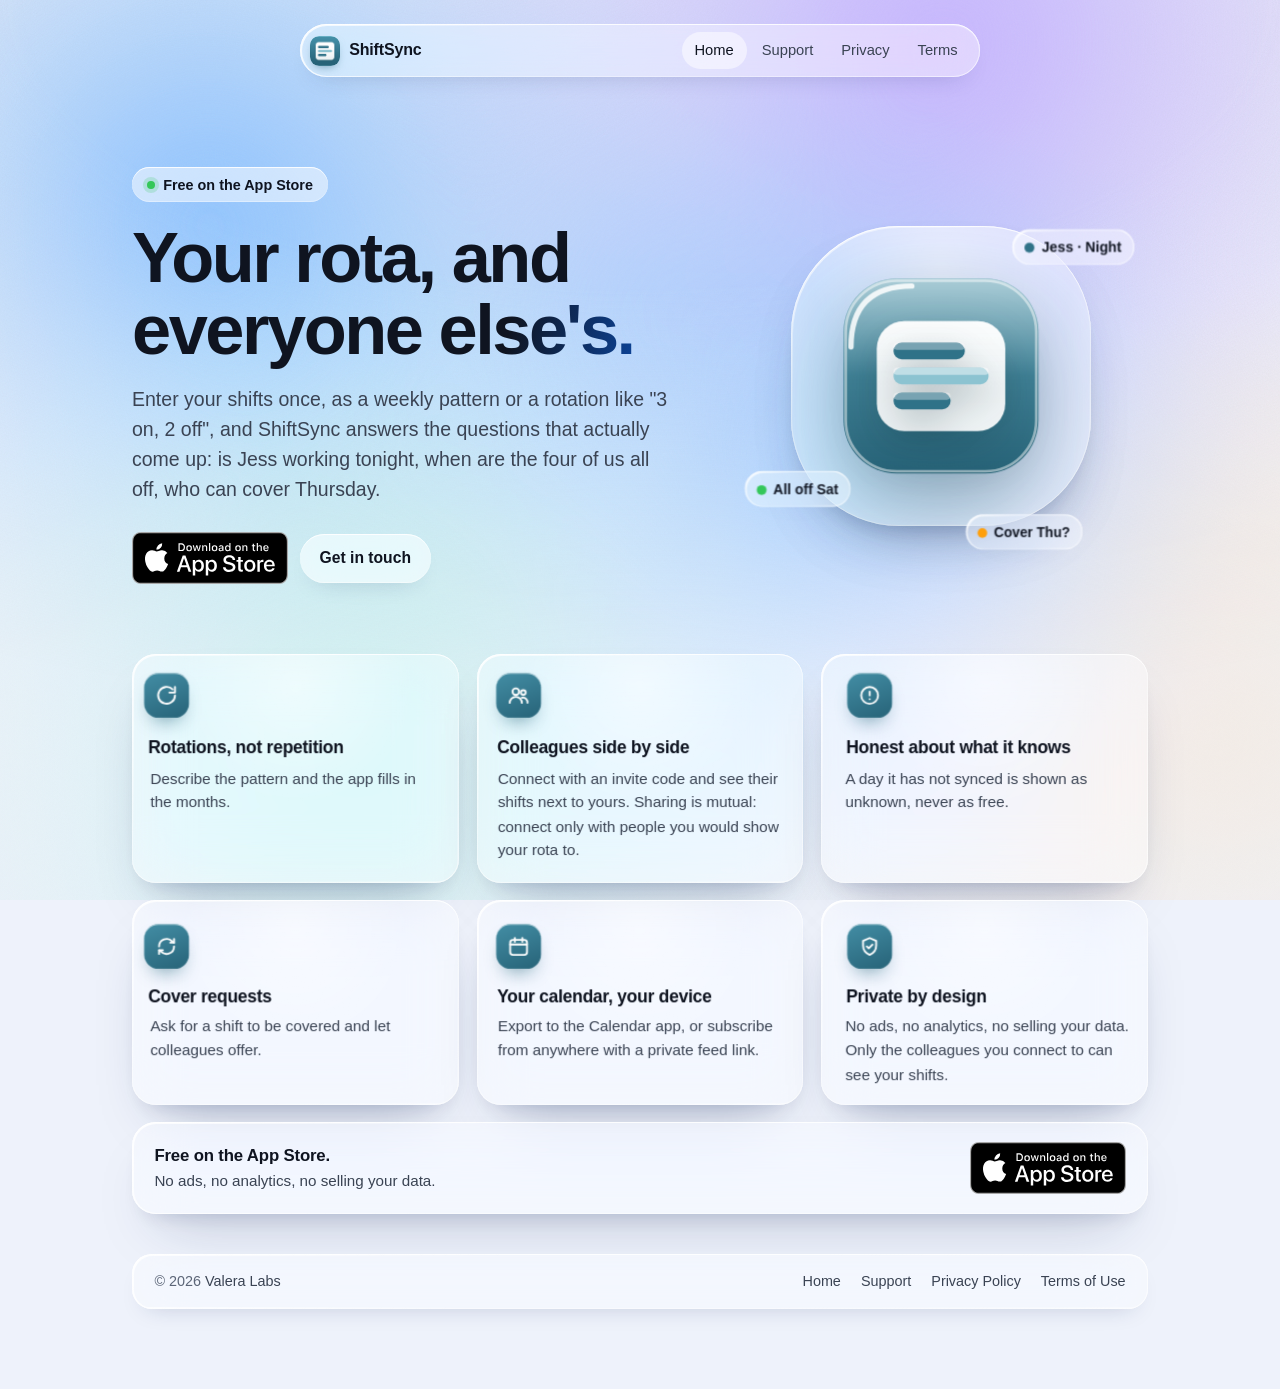
<file: index.html>
<!DOCTYPE html>
<html lang="en">
<head>
    <meta charset="UTF-8">
    <meta name="viewport" content="width=device-width, initial-scale=1.0, viewport-fit=cover">
    <title>ShiftSync - Shift calendar for nurses</title>
    <meta name="description" content="ShiftSync is a calendar for nurses and shift workers: enter your rotation once, see who is working tonight, and find when you are all off.">
    <link rel="icon" href="favicon.png">
    <link rel="apple-touch-icon" href="apple-touch-icon.png">
    <link rel="stylesheet" href="_glass.css">
    <link rel="canonical" href="https://shiftsync.valeralabs.io/">
    <meta name="theme-color" content="#eef2fb" media="(prefers-color-scheme: light)">
    <meta name="theme-color" content="#07090f" media="(prefers-color-scheme: dark)">
    <meta property="og:type" content="website">
    <meta property="og:title" content="ShiftSync - Shift calendar for nurses">
    <meta property="og:description" content="Enter your rotation once, see who is working tonight, and find when you are all off.">
    <meta property="og:image" content="https://shiftsync.valeralabs.io/appicon.png">
    <meta property="og:url" content="https://shiftsync.valeralabs.io/">
    <!-- Moved to shiftsync.valeralabs.io; the GitHub Pages copy only forwards there. -->
    <script>if(location.hostname.endsWith('github.io'))location.replace('https://shiftsync.valeralabs.io/'+location.pathname.replace(/^\/shiftsync-support\/?/,''))</script>
    <style>
        /* hero */
        .hero {
            display: grid;
            grid-template-columns: 1.15fr 0.85fr;
            gap: 2.5rem;
            align-items: center;
            padding: clamp(3rem, 10vh, 6.5rem) 0 clamp(2.5rem, 6vh, 4rem);
        }
        @media (max-width: 820px) { .hero { grid-template-columns: 1fr; text-align: center; gap: 2rem; } .hero .pill { margin-left: auto; margin-right: auto; } .hero-visual { order: -1; } }
        .hero h1 {
            font-size: clamp(2.5rem, 6.4vw, 4.4rem);
            font-weight: 700;
            letter-spacing: -0.035em;
            line-height: 1.02;
            margin: 1.25rem 0 1.1rem;
        }
        .hero h1 .shine {
            background: linear-gradient(100deg, var(--text) 0%, var(--text) 40%, var(--accent) 60%, var(--text) 80%);
            background-size: 200% 100%;
            -webkit-background-clip: text; background-clip: text;
            color: transparent;
            animation: shine 7s ease-in-out infinite;
        }
        @keyframes shine { 0%, 100% { background-position: 100% 0; } 50% { background-position: 0 0; } }
        .lede { font-size: clamp(1.05rem, 2vw, 1.22rem); color: var(--body); max-width: 50ch; }
        @media (max-width: 820px) { .lede { margin: 0 auto; } }
        .cta-row { display: flex; flex-wrap: wrap; gap: 0.75rem; margin-top: 1.75rem; align-items: center; }
        @media (max-width: 820px) { .cta-row { justify-content: center; } }
        .app-store-badge { display: inline-block; transition: transform 0.2s ease; }
        .app-store-badge:hover { transform: translateY(-1px) scale(1.02); }
        .app-store-badge img { display: block; height: 52px; width: auto; }
        .btn {
            display: inline-flex; align-items: center; gap: 0.5rem;
            padding: 0.75rem 1.25rem; border-radius: 999px;
            font-weight: 600; font-size: 0.98rem; color: var(--text);
            background: var(--glass-strong);
            -webkit-backdrop-filter: blur(20px) saturate(180%); backdrop-filter: blur(20px) saturate(180%);
            box-shadow: inset 0 1px 0 var(--glass-edge), inset 0 -1px 0 var(--glass-edge-soft), var(--glass-shadow);
            transition: transform 0.2s ease, background 0.2s ease;
        }
        .btn:hover { text-decoration: none; transform: translateY(-1px); }
        .btn svg { width: 18px; height: 18px; }

        /* 3D glass icon */
        .hero-visual { display: flex; justify-content: center; perspective: 1200px; }
        .stage {
            position: relative;
            width: min(300px, 70vw); aspect-ratio: 1;
            transform-style: preserve-3d;
            transform: rotateX(var(--rx, 0deg)) rotateY(var(--ry, 0deg));
            transition: transform 0.6s cubic-bezier(0.2, 0.8, 0.2, 1);
            --mx: 50%; --my: 30%;
        }
        .stage.is-hover { transition: transform 0.08s linear; }
        .stage .glass-layer { position: absolute; inset: 0; border-radius: 36%; transform: translateZ(0); overflow: hidden; }
        .stage .glass-layer::after {
            content: ""; position: absolute; inset: -40%;
            background: radial-gradient(circle at var(--mx) var(--my), var(--specular) 0%, transparent 28%);
            opacity: 0.55; mix-blend-mode: soft-light; transition: opacity 0.3s ease;
        }
        .stage.is-hover .glass-layer::after { opacity: 0.95; }
        .icon { position: absolute; inset: 14%; transform-style: preserve-3d; animation: float 6s ease-in-out infinite; }
        .icon svg { position: absolute; inset: 0; width: 100%; height: 100%; overflow: visible; }
        .icon .l0 { transform: translateZ(30px); filter: drop-shadow(0 30px 40px rgba(10, 40, 50, 0.35)); }
        .icon .l1 { transform: translateZ(70px); filter: drop-shadow(0 16px 22px rgba(10, 40, 50, 0.22)); }
        .icon .l2 { transform: translateZ(110px); filter: drop-shadow(0 12px 16px rgba(10, 40, 50, 0.28)); }
        .icon .l3 { transform: translateZ(135px); pointer-events: none; }
        @media (prefers-color-scheme: dark) {
            .icon .l0 { filter: drop-shadow(0 30px 44px rgba(0, 0, 0, 0.65)); }
            .icon .l1 { filter: drop-shadow(0 16px 22px rgba(0, 0, 0, 0.5)); }
            .icon .l2 { filter: drop-shadow(0 12px 16px rgba(0, 0, 0, 0.5)); }
        }
        @keyframes float { 0%, 100% { transform: translateY(0) rotateZ(0deg); } 50% { transform: translateY(-8px) rotateZ(-1.5deg); } }
        /* small orbiting glass chips around the icon */
        .chip {
            position: absolute; padding: 0.4rem 0.7rem; border-radius: 999px;
            font-size: 0.8rem; font-weight: 600; color: var(--text); white-space: nowrap;
            transform: translateZ(var(--z, 90px));
        }
        .chip.a { top: 6%; right: -8%; --z: 120px; }
        .chip.b { bottom: 10%; left: -10%; --z: 100px; }
        .chip.c { bottom: -4%; right: 6%; --z: 80px; }
        .chip .sw { display: inline-block; width: 9px; height: 9px; border-radius: 50%; margin-right: 0.4rem; vertical-align: -1px; }
        /* the app's AccentColor: light and dark variants */
        .chip .sw.teal { background: #2f7288; }
        @media (prefers-color-scheme: dark) { .chip .sw.teal { background: #598ea0; } }

        /* features */
        .features { display: grid; grid-template-columns: repeat(auto-fit, minmax(250px, 1fr)); gap: 1.1rem; perspective: 1400px; margin-top: 1rem; }
        .feature {
            position: relative; border-radius: 24px; padding: 1.4rem 1.4rem 1.3rem;
            transform-style: preserve-3d;
            transform: rotateX(var(--rx, 0deg)) rotateY(var(--ry, 0deg));
            transition: transform 0.6s cubic-bezier(0.2, 0.8, 0.2, 1);
            --mx: 50%; --my: 30%;
        }
        .feature.is-hover { transition: transform 0.08s linear; }
        .feature .glass-layer { position: absolute; inset: 0; border-radius: inherit; transform: translateZ(0); overflow: hidden; }
        .feature .glass-layer::after {
            content: ""; position: absolute; inset: -40%;
            background: radial-gradient(circle at var(--mx) var(--my), var(--specular) 0%, transparent 28%);
            opacity: 0.5; mix-blend-mode: soft-light; transition: opacity 0.3s ease;
        }
        .feature.is-hover .glass-layer::after { opacity: 0.95; }
        .feature > * { position: relative; }
        .feature .sym {
            width: 44px; height: 44px; border-radius: 14px; display: grid; place-items: center;
            background: linear-gradient(160deg, #448fa6, #286479); color: #fff;
            box-shadow: inset 0 1px 0 rgba(255,255,255,0.55), 0 10px 20px -10px rgba(40,100,121,0.8);
            transform: translateZ(28px);
        }
        .feature .sym svg { width: 22px; height: 22px; }
        .feature h3 { font-size: 1.08rem; font-weight: 650; letter-spacing: -0.015em; margin: 0.95rem 0 0.3rem; transform: translateZ(18px); }
        .feature p { color: var(--body); font-size: 0.95rem; transform: translateZ(12px); }

        /* trust row */
        .trust { margin-top: 1.1rem; padding: 1.25rem 1.4rem; border-radius: 24px; display: flex; flex-wrap: wrap; align-items: center; justify-content: space-between; gap: 0.75rem 1.5rem; }
        .trust strong { display: block; font-size: 1.05rem; letter-spacing: -0.01em; }
        .trust span { color: var(--body); font-size: 0.95rem; }

        .foot { max-width: none; }

        @media (prefers-reduced-motion: reduce) { .icon, .hero h1 .shine { animation: none; } .stage, .feature, .btn, .app-store-badge { transition: none; } }
    </style>
</head>
<body>
    <div class="bg" aria-hidden="true">
        <canvas id="bg"></canvas>
        <div class="grain"></div>
        <div class="vignette"></div>
    </div>

    <div class="page">
        <nav class="nav glass" aria-label="Primary">
            <a class="brand" href="index.html"><img src="appicon.png" alt=""><span>ShiftSync</span></a>
            <div class="nav-links">
                <a href="index.html" aria-current="page">Home</a>
                <a href="support.html">Support</a>
                <a href="privacy.html">Privacy</a>
                <a href="terms.html">Terms</a>
            </div>
        </nav>

        <header class="hero">
            <div class="hero-text">
                <span class="pill"><span class="dot" aria-hidden="true"></span>Free on the App Store</span>
                <h1>Your rota, <span class="shine">and everyone else's.</span></h1>
                <p class="lede">Enter your shifts once, as a weekly pattern or a rotation like "3 on, 2 off", and ShiftSync answers the questions that actually come up: is Jess working tonight, when are the four of us all off, who can cover Thursday.</p>
                <div class="cta-row">
                    <a href="https://apps.apple.com/us/app/shiftsync-nurse-shifts/id6808297730" class="app-store-badge" aria-label="Download ShiftSync on the App Store">
                        <img src="app-store-badge.svg" alt="Download on the App Store" width="156" height="52">
                    </a>
                    <a class="btn" href="support.html">Get in touch</a>
                </div>
            </div>
            <div class="hero-visual">
                <div class="stage" data-tilt="16">
                    <div class="glass-layer glass"></div>
                    <div class="icon" aria-hidden="true">
                        <svg class="l0" viewBox="0 0 100 100">
                            <defs>
                                <linearGradient id="ss-tile" x1="0" y1="0" x2="0" y2="1"><stop offset="0" stop-color="#448fa6"/><stop offset="1" stop-color="#286479"/></linearGradient>
                                <linearGradient id="gloss" x1="0" y1="0" x2="0" y2="1"><stop offset="0" stop-color="#fff" stop-opacity="0.55"/><stop offset="0.5" stop-color="#fff" stop-opacity="0.05"/><stop offset="1" stop-color="#fff" stop-opacity="0"/></linearGradient>
                            </defs>
                            <rect x="6" y="6" width="88" height="88" rx="24" fill="url(#ss-tile)"/>
                            <rect x="6" y="6" width="88" height="88" rx="24" fill="url(#gloss)"/>
                            <rect x="7" y="7" width="86" height="86" rx="23" fill="none" stroke="#fff" stroke-opacity="0.5" stroke-width="1.2"/>
                        </svg>
                        <svg class="l1" viewBox="0 0 100 100">
                            <rect x="22" y="26" width="56" height="48" rx="12" fill="#fff" fill-opacity="0.92"/>
                            <rect x="22" y="26" width="56" height="48" rx="12" fill="url(#gloss)"/>
                        </svg>
                        <svg class="l2" viewBox="0 0 100 100">
                            <rect x="30" y="36" width="30" height="7" rx="3.5" fill="#2f7288"/>
                            <rect x="30" y="46.5" width="40" height="7" rx="3.5" fill="#8cc3d1"/>
                            <rect x="30" y="57" width="24" height="7" rx="3.5" fill="#2f7288"/>
                            <rect x="30" y="36" width="30" height="3" rx="1.5" fill="#fff" fill-opacity="0.35"/>
                            <rect x="30" y="46.5" width="40" height="3" rx="1.5" fill="#fff" fill-opacity="0.45"/>
                            <rect x="30" y="57" width="24" height="3" rx="1.5" fill="#fff" fill-opacity="0.35"/>
                        </svg>
                        <svg class="l3" viewBox="0 0 100 100">
                            <path d="M13 38 Q 13 13, 38 13" fill="none" stroke="#fff" stroke-opacity="0.85" stroke-width="2.2" stroke-linecap="round"/>
                        </svg>
                    </div>
                    <span class="chip glass a" aria-hidden="true"><span class="sw teal"></span>Jess &middot; Night</span>
                    <span class="chip glass b" aria-hidden="true"><span class="sw" style="background:#34c759"></span>All off Sat</span>
                    <span class="chip glass c" aria-hidden="true"><span class="sw" style="background:#ff9f0a"></span>Cover Thu?</span>
                </div>
            </div>
        </header>

        <section class="features" aria-label="Features">
            <div class="feature" data-tilt="10">
                <div class="glass-layer glass"></div>
                <div class="sym" aria-hidden="true"><svg viewBox="0 0 24 24" fill="none" stroke="currentColor" stroke-width="2" stroke-linecap="round" stroke-linejoin="round"><path d="M21 12a9 9 0 1 1-2.6-6.4"/><path d="M21 3v6h-6"/></svg></div>
                <h3>Rotations, not repetition</h3>
                <p>Describe the pattern and the app fills in the months.</p>
            </div>
            <div class="feature" data-tilt="10">
                <div class="glass-layer glass"></div>
                <div class="sym" aria-hidden="true"><svg viewBox="0 0 24 24" fill="none" stroke="currentColor" stroke-width="2" stroke-linecap="round" stroke-linejoin="round"><circle cx="9" cy="8" r="3.5"/><path d="M2.5 20a6.5 6.5 0 0 1 13 0"/><circle cx="17" cy="9" r="2.5"/><path d="M15.5 14.5a5 5 0 0 1 6 5.5"/></svg></div>
                <h3>Colleagues side by side</h3>
                <p>Connect with an invite code and see their shifts next to yours. Sharing is mutual: connect only with people you would show your rota to.</p>
            </div>
            <div class="feature" data-tilt="10">
                <div class="glass-layer glass"></div>
                <div class="sym" aria-hidden="true"><svg viewBox="0 0 24 24" fill="none" stroke="currentColor" stroke-width="2" stroke-linecap="round" stroke-linejoin="round"><circle cx="12" cy="12" r="9"/><path d="M12 8v4M12 16h.01"/></svg></div>
                <h3>Honest about what it knows</h3>
                <p>A day it has not synced is shown as unknown, never as free.</p>
            </div>
            <div class="feature" data-tilt="10">
                <div class="glass-layer glass"></div>
                <div class="sym" aria-hidden="true"><svg viewBox="0 0 24 24" fill="none" stroke="currentColor" stroke-width="2" stroke-linecap="round" stroke-linejoin="round"><path d="M4 12a8 8 0 0 1 14-5.3L20 8"/><path d="M20 4v4h-4"/><path d="M20 12a8 8 0 0 1-14 5.3L4 16"/><path d="M4 20v-4h4"/></svg></div>
                <h3>Cover requests</h3>
                <p>Ask for a shift to be covered and let colleagues offer.</p>
            </div>
            <div class="feature" data-tilt="10">
                <div class="glass-layer glass"></div>
                <div class="sym" aria-hidden="true"><svg viewBox="0 0 24 24" fill="none" stroke="currentColor" stroke-width="2" stroke-linecap="round" stroke-linejoin="round"><rect x="3" y="5" width="18" height="16" rx="3"/><path d="M3 10h18M8 3v4M16 3v4"/></svg></div>
                <h3>Your calendar, your device</h3>
                <p>Export to the Calendar app, or subscribe from anywhere with a private feed link.</p>
            </div>
            <div class="feature" data-tilt="10">
                <div class="glass-layer glass"></div>
                <div class="sym" aria-hidden="true"><svg viewBox="0 0 24 24" fill="none" stroke="currentColor" stroke-width="2" stroke-linecap="round" stroke-linejoin="round"><path d="M12 3l7 3v5c0 5-3.5 8.5-7 10-3.5-1.5-7-5-7-10V6z"/><path d="M9 12l2 2 4-4"/></svg></div>
                <h3>Private by design</h3>
                <p>No ads, no analytics, no selling your data. Only the colleagues you connect to can see your shifts.</p>
            </div>
        </section>

        <div class="trust glass">
            <div><strong>Free on the App Store.</strong><span>No ads, no analytics, no selling your data.</span></div>
            <a href="https://apps.apple.com/us/app/shiftsync-nurse-shifts/id6808297730" class="app-store-badge" aria-label="Download ShiftSync on the App Store">
                <img src="app-store-badge.svg" alt="Download on the App Store" width="156" height="52">
            </a>
        </div>

        <footer class="foot glass">
            <span>&copy; 2026 <a href="https://valeralabs.io/">Valera Labs</a></span>
            <span class="links">
                <a href="index.html">Home</a>
                <a href="support.html">Support</a>
                <a href="privacy.html">Privacy Policy</a>
                <a href="terms.html">Terms of Use</a>
            </span>
        </footer>
    </div>

    <script src="_glass.js"></script>
</body>
</html>
</file>
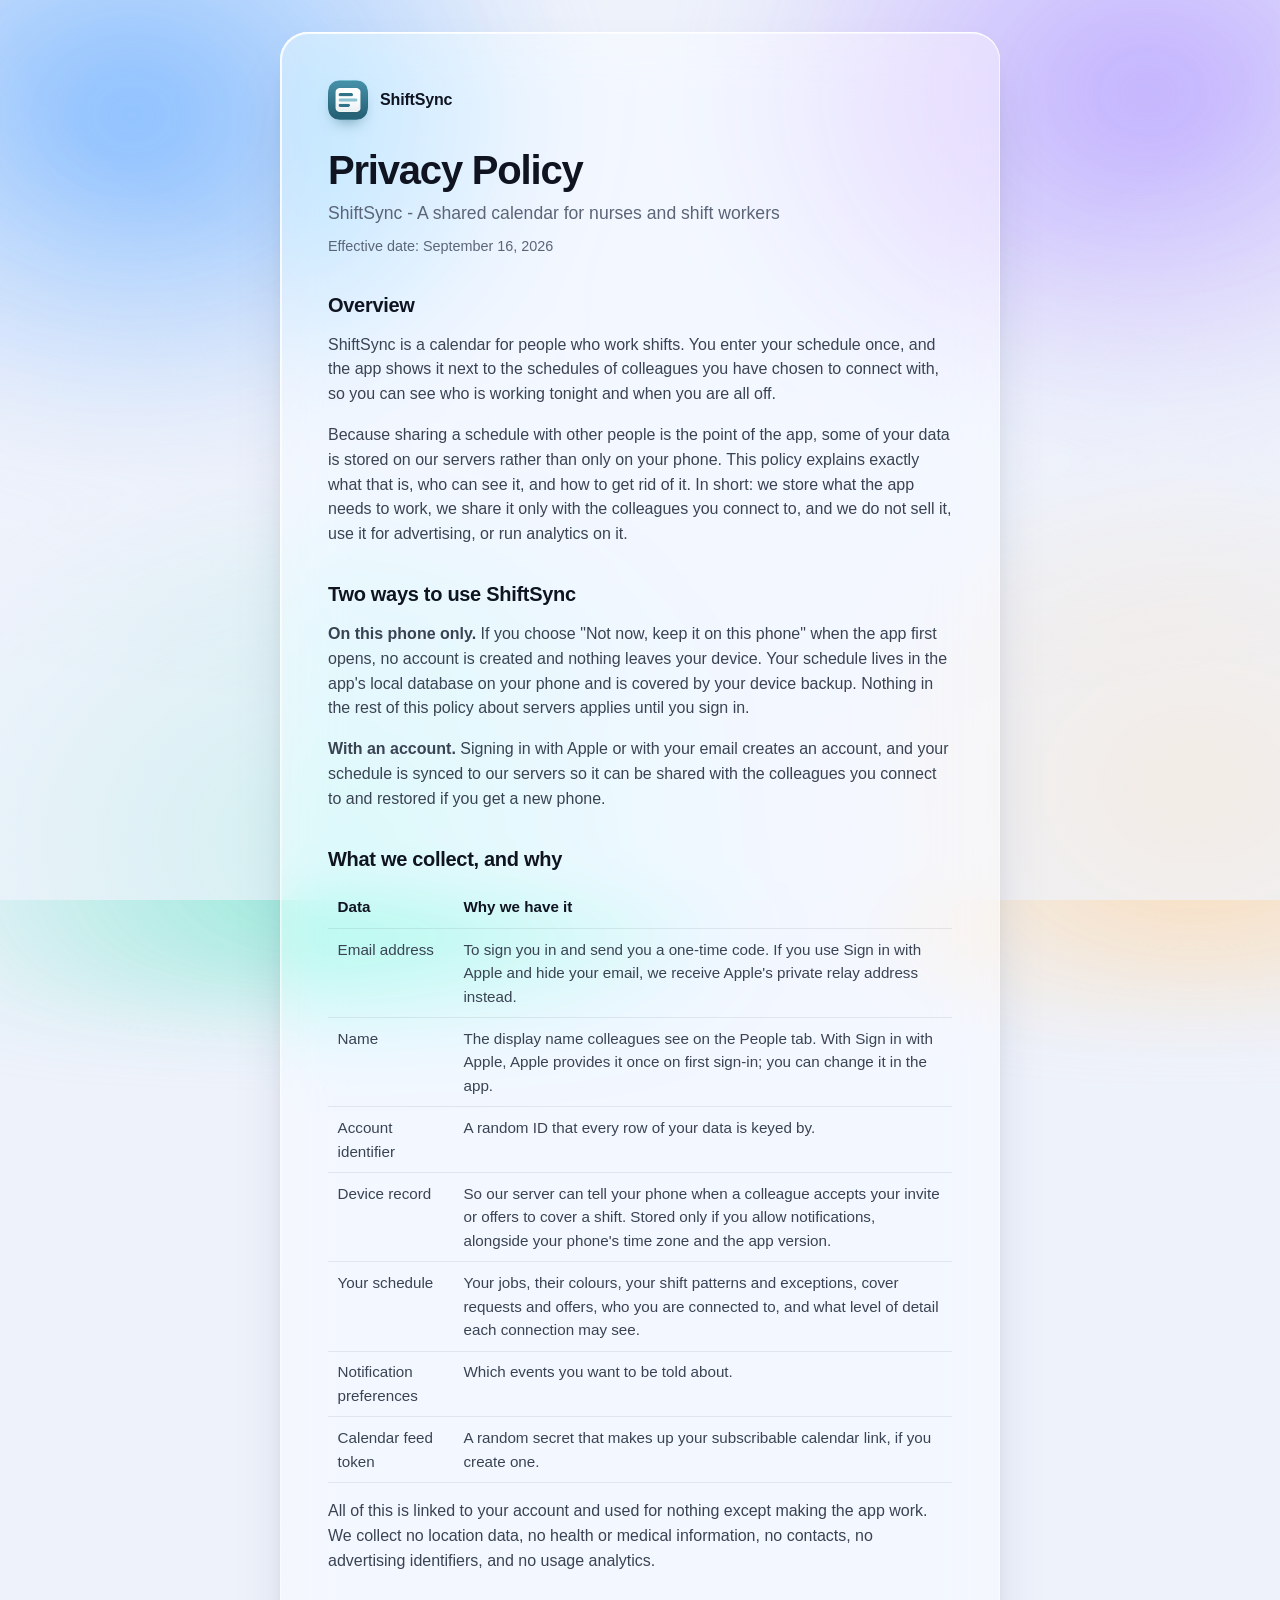
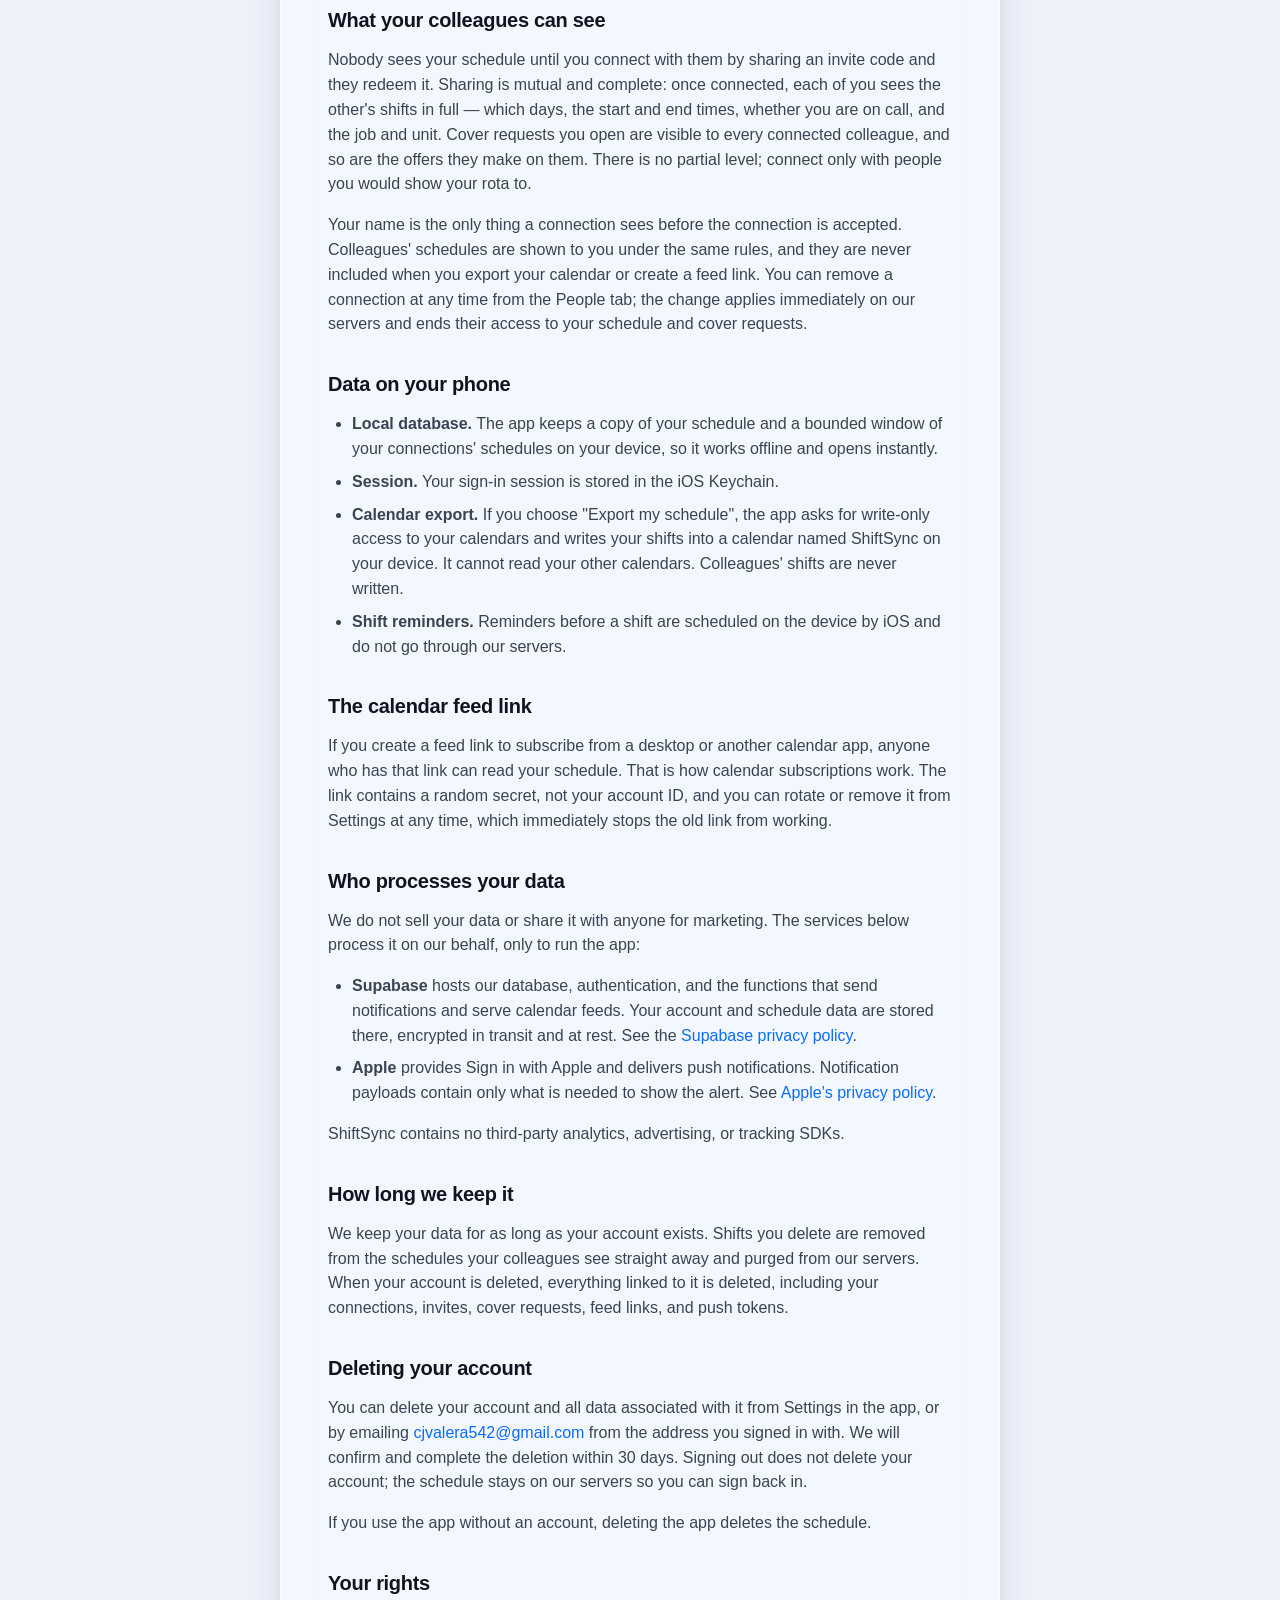
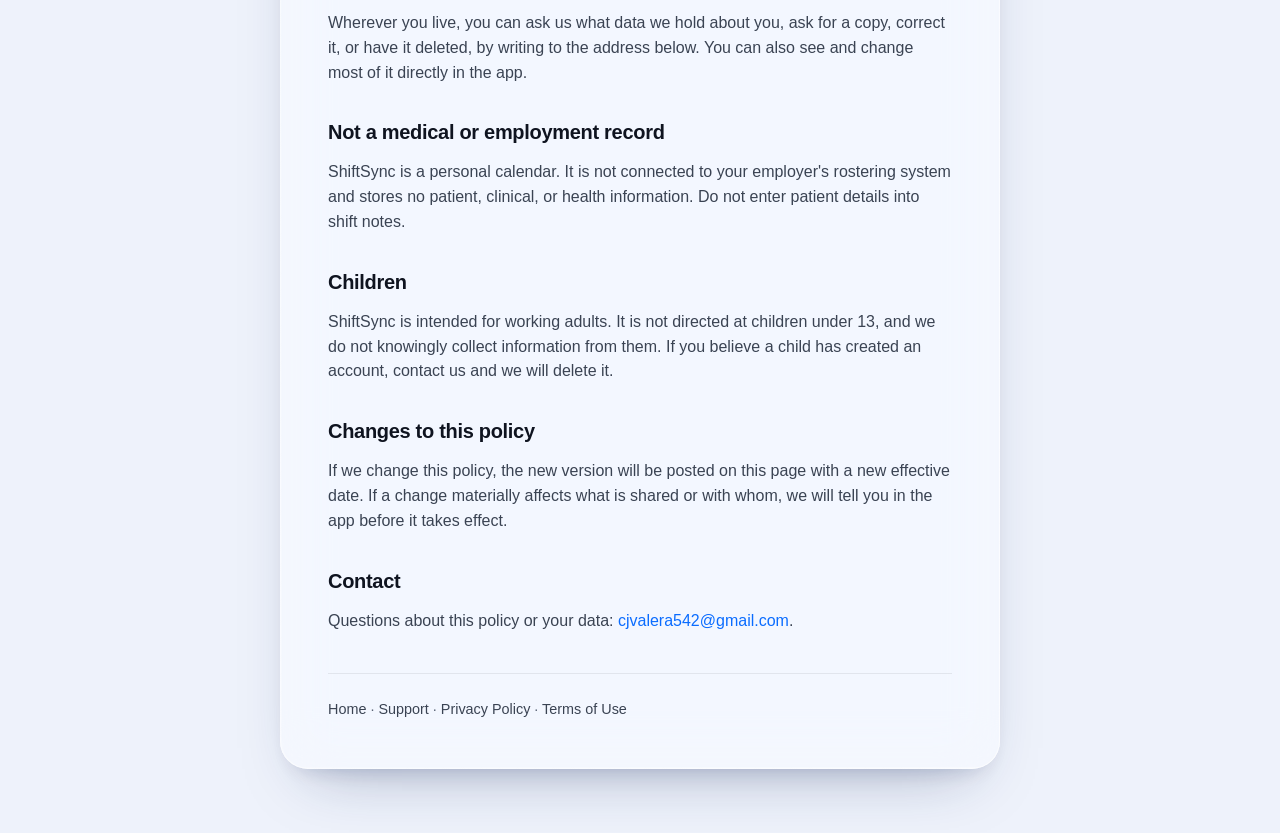
<file: privacy.html>
<!DOCTYPE html>
<html lang="en">
<head>
    <meta charset="UTF-8">
    <meta name="viewport" content="width=device-width, initial-scale=1.0">
    <title>ShiftSync - Privacy Policy</title>
    <meta name="description" content="How ShiftSync handles your schedule, your account, and what your colleagues can see.">
    <link rel="icon" href="favicon.png">
    <link rel="apple-touch-icon" href="apple-touch-icon.png">
    <link rel="stylesheet" href="_style.css">
    <link rel="canonical" href="https://shiftsync.valeralabs.io/privacy.html">
    <!-- Moved to shiftsync.valeralabs.io; the GitHub Pages copy only forwards there. -->
    <script>if(location.hostname.endsWith('github.io'))location.replace('https://shiftsync.valeralabs.io/'+location.pathname.replace(/^\/shiftsync-support\/?/,''))</script>
</head>
<body>
    <div class="container">
        <div class="brand"><img src="appicon.png" alt=""><a href="index.html">ShiftSync</a></div>
        <h1>Privacy Policy</h1>
        <p class="subtitle">ShiftSync - A shared calendar for nurses and shift workers</p>
        <p class="effective">Effective date: September 16, 2026</p>

        <h2>Overview</h2>
        <p>ShiftSync is a calendar for people who work shifts. You enter your schedule once, and the app shows it next to the schedules of colleagues you have chosen to connect with, so you can see who is working tonight and when you are all off.</p>
        <p>Because sharing a schedule with other people is the point of the app, some of your data is stored on our servers rather than only on your phone. This policy explains exactly what that is, who can see it, and how to get rid of it. In short: we store what the app needs to work, we share it only with the colleagues you connect to, and we do not sell it, use it for advertising, or run analytics on it.</p>

        <h2>Two ways to use ShiftSync</h2>
        <p><strong>On this phone only.</strong> If you choose "Not now, keep it on this phone" when the app first opens, no account is created and nothing leaves your device. Your schedule lives in the app's local database on your phone and is covered by your device backup. Nothing in the rest of this policy about servers applies until you sign in.</p>
        <p><strong>With an account.</strong> Signing in with Apple or with your email creates an account, and your schedule is synced to our servers so it can be shared with the colleagues you connect to and restored if you get a new phone.</p>

        <h2>What we collect, and why</h2>
        <table>
            <tr><th>Data</th><th>Why we have it</th></tr>
            <tr><td>Email address</td><td>To sign you in and send you a one-time code. If you use Sign in with Apple and hide your email, we receive Apple's private relay address instead.</td></tr>
            <tr><td>Name</td><td>The display name colleagues see on the People tab. With Sign in with Apple, Apple provides it once on first sign-in; you can change it in the app.</td></tr>
            <tr><td>Account identifier</td><td>A random ID that every row of your data is keyed by.</td></tr>
            <tr><td>Device record</td><td>So our server can tell your phone when a colleague accepts your invite or offers to cover a shift. Stored only if you allow notifications, alongside your phone's time zone and the app version.</td></tr>
            <tr><td>Your schedule</td><td>Your jobs, their colours, your shift patterns and exceptions, cover requests and offers, who you are connected to, and what level of detail each connection may see.</td></tr>
            <tr><td>Notification preferences</td><td>Which events you want to be told about.</td></tr>
            <tr><td>Calendar feed token</td><td>A random secret that makes up your subscribable calendar link, if you create one.</td></tr>
        </table>
        <p>All of this is linked to your account and used for nothing except making the app work. We collect no location data, no health or medical information, no contacts, no advertising identifiers, and no usage analytics.</p>

        <h2>What your colleagues can see</h2>
        <p>Nobody sees your schedule until you connect with them by sharing an invite code and they redeem it. Sharing is mutual and complete: once connected, each of you sees the other's shifts in full &mdash; which days, the start and end times, whether you are on call, and the job and unit. Cover requests you open are visible to every connected colleague, and so are the offers they make on them. There is no partial level; connect only with people you would show your rota to.</p>
        <p>Your name is the only thing a connection sees before the connection is accepted. Colleagues' schedules are shown to you under the same rules, and they are never included when you export your calendar or create a feed link. You can remove a connection at any time from the People tab; the change applies immediately on our servers and ends their access to your schedule and cover requests.</p>

        <h2>Data on your phone</h2>
        <ul>
            <li><strong>Local database.</strong> The app keeps a copy of your schedule and a bounded window of your connections' schedules on your device, so it works offline and opens instantly.</li>
            <li><strong>Session.</strong> Your sign-in session is stored in the iOS Keychain.</li>
            <li><strong>Calendar export.</strong> If you choose "Export my schedule", the app asks for write-only access to your calendars and writes your shifts into a calendar named ShiftSync on your device. It cannot read your other calendars. Colleagues' shifts are never written.</li>
            <li><strong>Shift reminders.</strong> Reminders before a shift are scheduled on the device by iOS and do not go through our servers.</li>
        </ul>

        <h2>The calendar feed link</h2>
        <p>If you create a feed link to subscribe from a desktop or another calendar app, anyone who has that link can read your schedule. That is how calendar subscriptions work. The link contains a random secret, not your account ID, and you can rotate or remove it from Settings at any time, which immediately stops the old link from working.</p>

        <h2>Who processes your data</h2>
        <p>We do not sell your data or share it with anyone for marketing. The services below process it on our behalf, only to run the app:</p>
        <ul>
            <li><strong>Supabase</strong> hosts our database, authentication, and the functions that send notifications and serve calendar feeds. Your account and schedule data are stored there, encrypted in transit and at rest. See the <a href="https://supabase.com/privacy">Supabase privacy policy</a>.</li>
            <li><strong>Apple</strong> provides Sign in with Apple and delivers push notifications. Notification payloads contain only what is needed to show the alert. See <a href="https://www.apple.com/legal/privacy/">Apple's privacy policy</a>.</li>
        </ul>
        <p>ShiftSync contains no third-party analytics, advertising, or tracking SDKs.</p>

        <h2>How long we keep it</h2>
        <p>We keep your data for as long as your account exists. Shifts you delete are removed from the schedules your colleagues see straight away and purged from our servers. When your account is deleted, everything linked to it is deleted, including your connections, invites, cover requests, feed links, and push tokens.</p>

        <h2>Deleting your account</h2>
        <p>You can delete your account and all data associated with it from Settings in the app, or by emailing <a href="mailto:cjvalera542@gmail.com">cjvalera542@gmail.com</a> from the address you signed in with. We will confirm and complete the deletion within 30 days. Signing out does not delete your account; the schedule stays on our servers so you can sign back in.</p>
        <p>If you use the app without an account, deleting the app deletes the schedule.</p>

        <h2>Your rights</h2>
        <p>Wherever you live, you can ask us what data we hold about you, ask for a copy, correct it, or have it deleted, by writing to the address below. You can also see and change most of it directly in the app.</p>

        <h2>Not a medical or employment record</h2>
        <p>ShiftSync is a personal calendar. It is not connected to your employer's rostering system and stores no patient, clinical, or health information. Do not enter patient details into shift notes.</p>

        <h2>Children</h2>
        <p>ShiftSync is intended for working adults. It is not directed at children under 13, and we do not knowingly collect information from them. If you believe a child has created an account, contact us and we will delete it.</p>

        <h2>Changes to this policy</h2>
        <p>If we change this policy, the new version will be posted on this page with a new effective date. If a change materially affects what is shared or with whom, we will tell you in the app before it takes effect.</p>

        <h2>Contact</h2>
        <p>Questions about this policy or your data: <a href="mailto:cjvalera542@gmail.com">cjvalera542@gmail.com</a>.</p>
        <p class="nav">
            <a href="index.html">Home</a> &middot;
            <a href="support.html">Support</a> &middot;
            <a href="privacy.html">Privacy Policy</a> &middot;
            <a href="terms.html">Terms of Use</a>
        </p>
    </div>
</body>
</html>
</file>
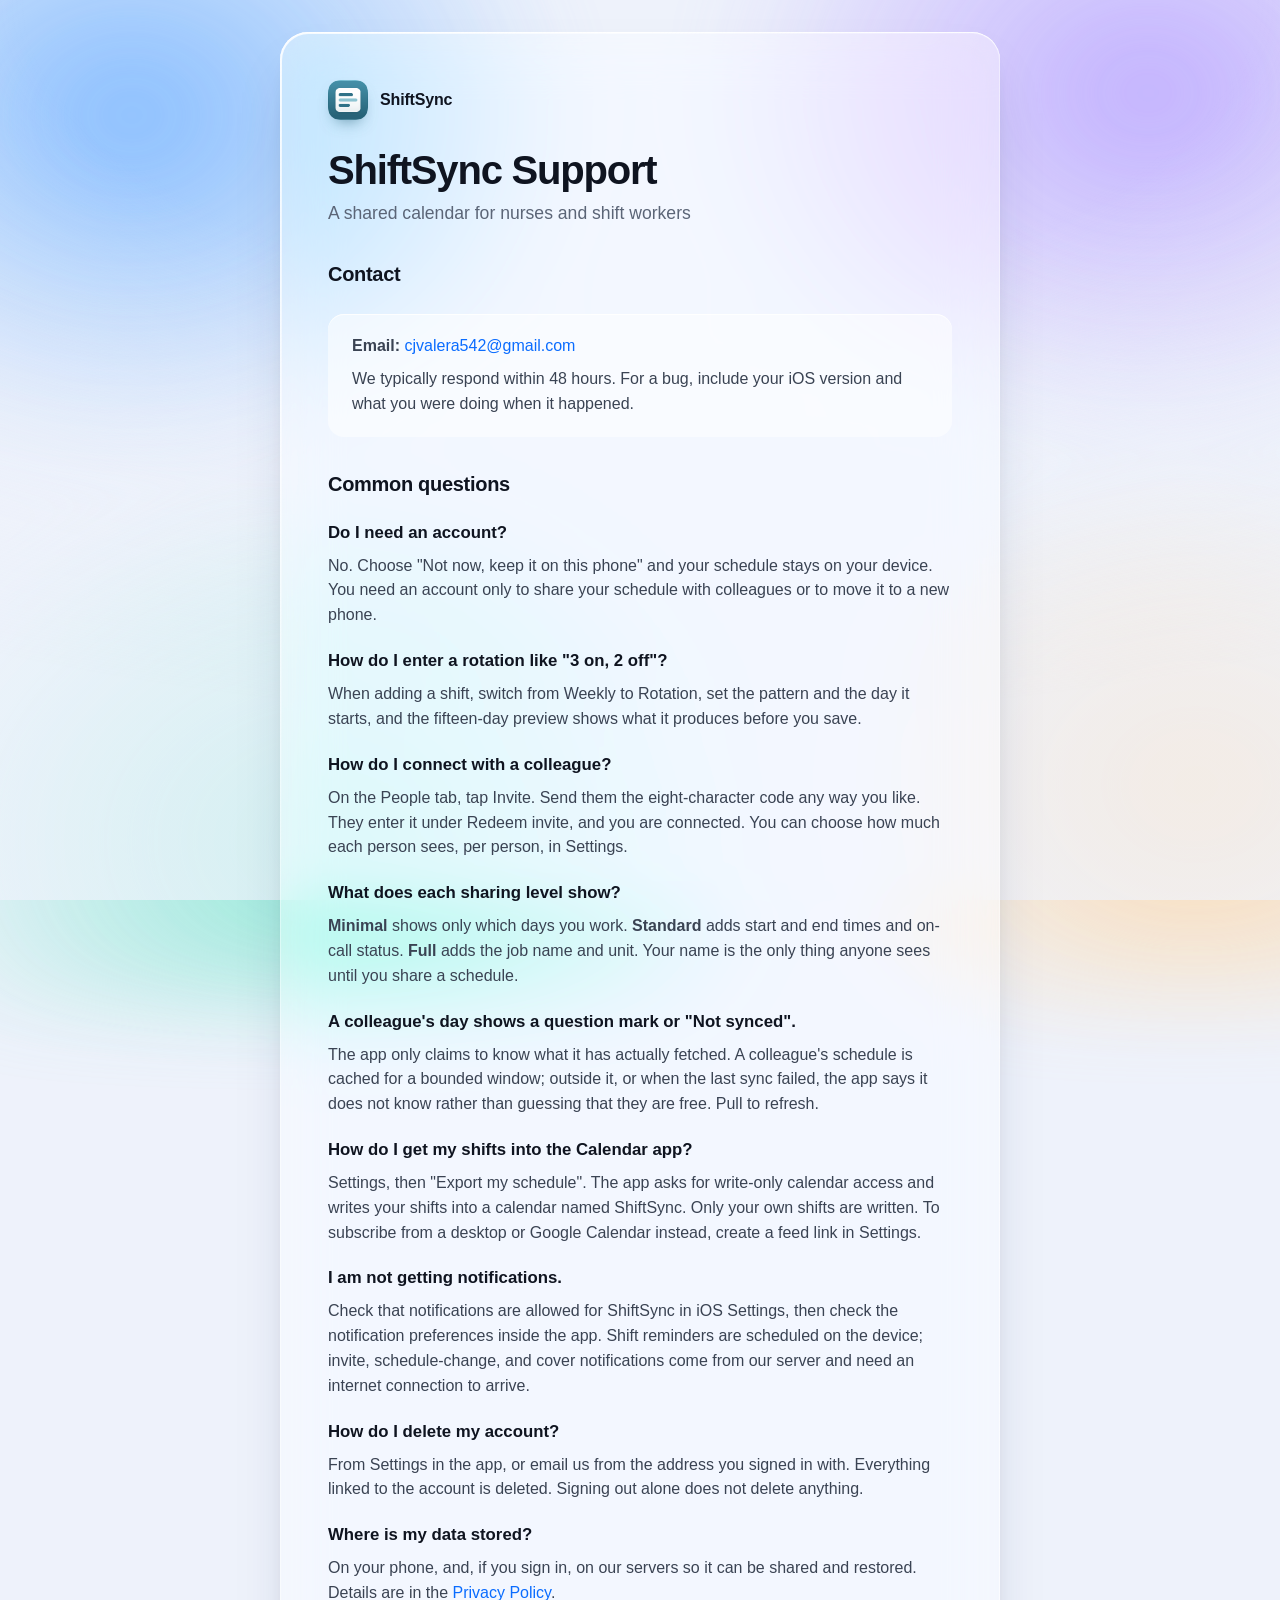
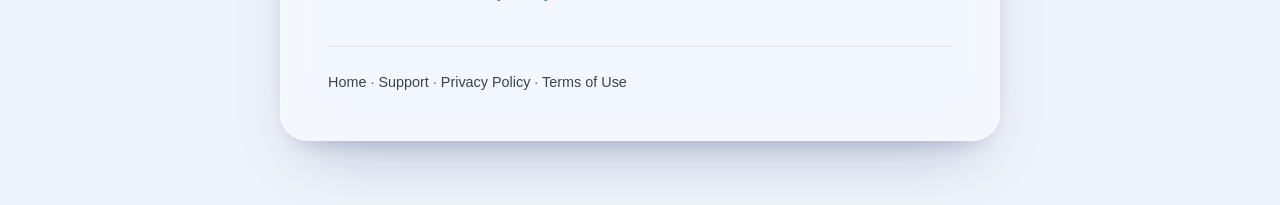
<file: support.html>
<!DOCTYPE html>
<html lang="en">
<head>
    <meta charset="UTF-8">
    <meta name="viewport" content="width=device-width, initial-scale=1.0">
    <title>ShiftSync - Support</title>
    <meta name="description" content="Help and contact for the ShiftSync iOS app.">
    <link rel="icon" href="favicon.png">
    <link rel="apple-touch-icon" href="apple-touch-icon.png">
    <link rel="stylesheet" href="_style.css">
    <link rel="canonical" href="https://shiftsync.valeralabs.io/support.html">
    <!-- Moved to shiftsync.valeralabs.io; the GitHub Pages copy only forwards there. -->
    <script>if(location.hostname.endsWith('github.io'))location.replace('https://shiftsync.valeralabs.io/'+location.pathname.replace(/^\/shiftsync-support\/?/,''))</script>
</head>
<body>
    <div class="container">
        <div class="brand"><img src="appicon.png" alt=""><a href="index.html">ShiftSync</a></div>
        <h1>ShiftSync Support</h1>
        <p class="subtitle">A shared calendar for nurses and shift workers</p>

        <h2>Contact</h2>
        <div class="card">
            <p><strong>Email:</strong> <a href="mailto:cjvalera542@gmail.com">cjvalera542@gmail.com</a></p>
            <p>We typically respond within 48 hours. For a bug, include your iOS version and what you were doing when it happened.</p>
        </div>

        <h2>Common questions</h2>

        <h3>Do I need an account?</h3>
        <p>No. Choose "Not now, keep it on this phone" and your schedule stays on your device. You need an account only to share your schedule with colleagues or to move it to a new phone.</p>

        <h3>How do I enter a rotation like "3 on, 2 off"?</h3>
        <p>When adding a shift, switch from Weekly to Rotation, set the pattern and the day it starts, and the fifteen-day preview shows what it produces before you save.</p>

        <h3>How do I connect with a colleague?</h3>
        <p>On the People tab, tap Invite. Send them the eight-character code any way you like. They enter it under Redeem invite, and you are connected. You can choose how much each person sees, per person, in Settings.</p>

        <h3>What does each sharing level show?</h3>
        <p><strong>Minimal</strong> shows only which days you work. <strong>Standard</strong> adds start and end times and on-call status. <strong>Full</strong> adds the job name and unit. Your name is the only thing anyone sees until you share a schedule.</p>

        <h3>A colleague's day shows a question mark or "Not synced".</h3>
        <p>The app only claims to know what it has actually fetched. A colleague's schedule is cached for a bounded window; outside it, or when the last sync failed, the app says it does not know rather than guessing that they are free. Pull to refresh.</p>

        <h3>How do I get my shifts into the Calendar app?</h3>
        <p>Settings, then "Export my schedule". The app asks for write-only calendar access and writes your shifts into a calendar named ShiftSync. Only your own shifts are written. To subscribe from a desktop or Google Calendar instead, create a feed link in Settings.</p>

        <h3>I am not getting notifications.</h3>
        <p>Check that notifications are allowed for ShiftSync in iOS Settings, then check the notification preferences inside the app. Shift reminders are scheduled on the device; invite, schedule-change, and cover notifications come from our server and need an internet connection to arrive.</p>

        <h3>How do I delete my account?</h3>
        <p>From Settings in the app, or email us from the address you signed in with. Everything linked to the account is deleted. Signing out alone does not delete anything.</p>

        <h3>Where is my data stored?</h3>
        <p>On your phone, and, if you sign in, on our servers so it can be shared and restored. Details are in the <a href="privacy.html">Privacy Policy</a>.</p>
        <p class="nav">
            <a href="index.html">Home</a> &middot;
            <a href="support.html">Support</a> &middot;
            <a href="privacy.html">Privacy Policy</a> &middot;
            <a href="terms.html">Terms of Use</a>
        </p>
    </div>
</body>
</html>
</file>
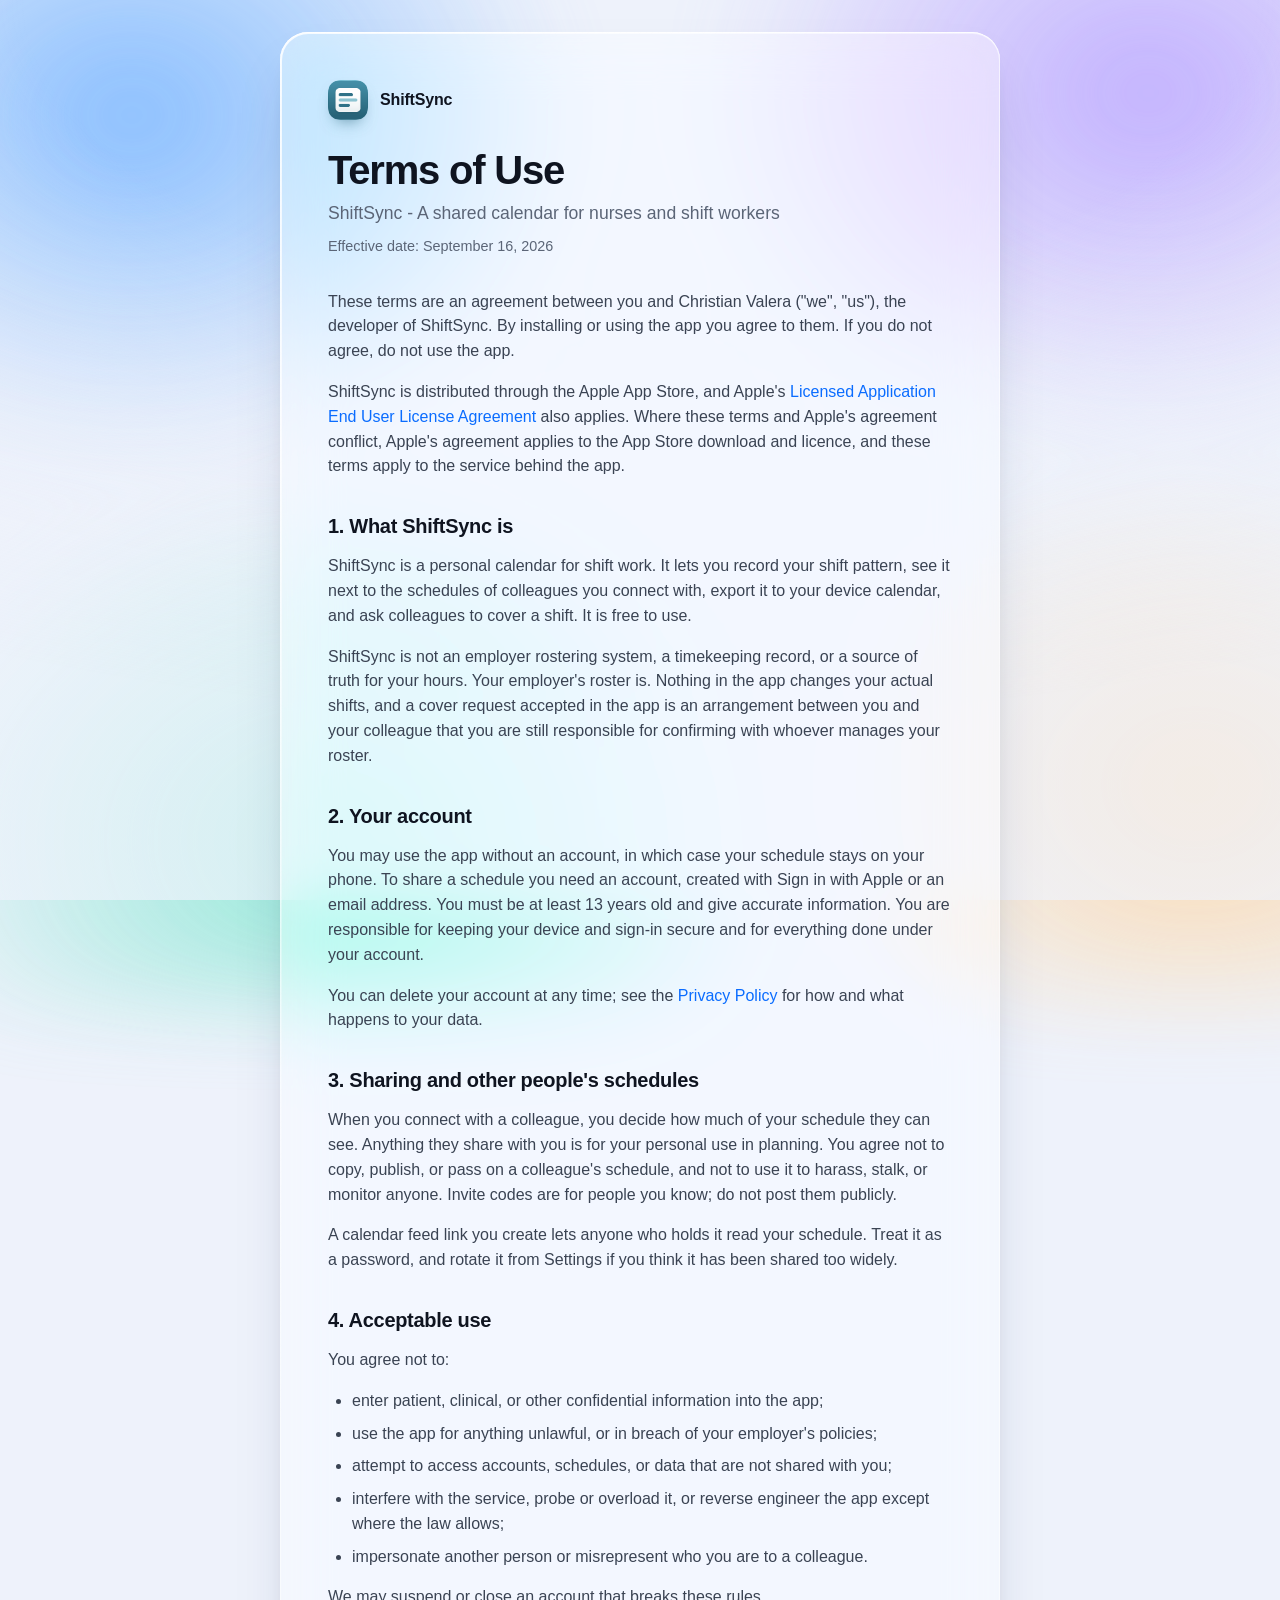
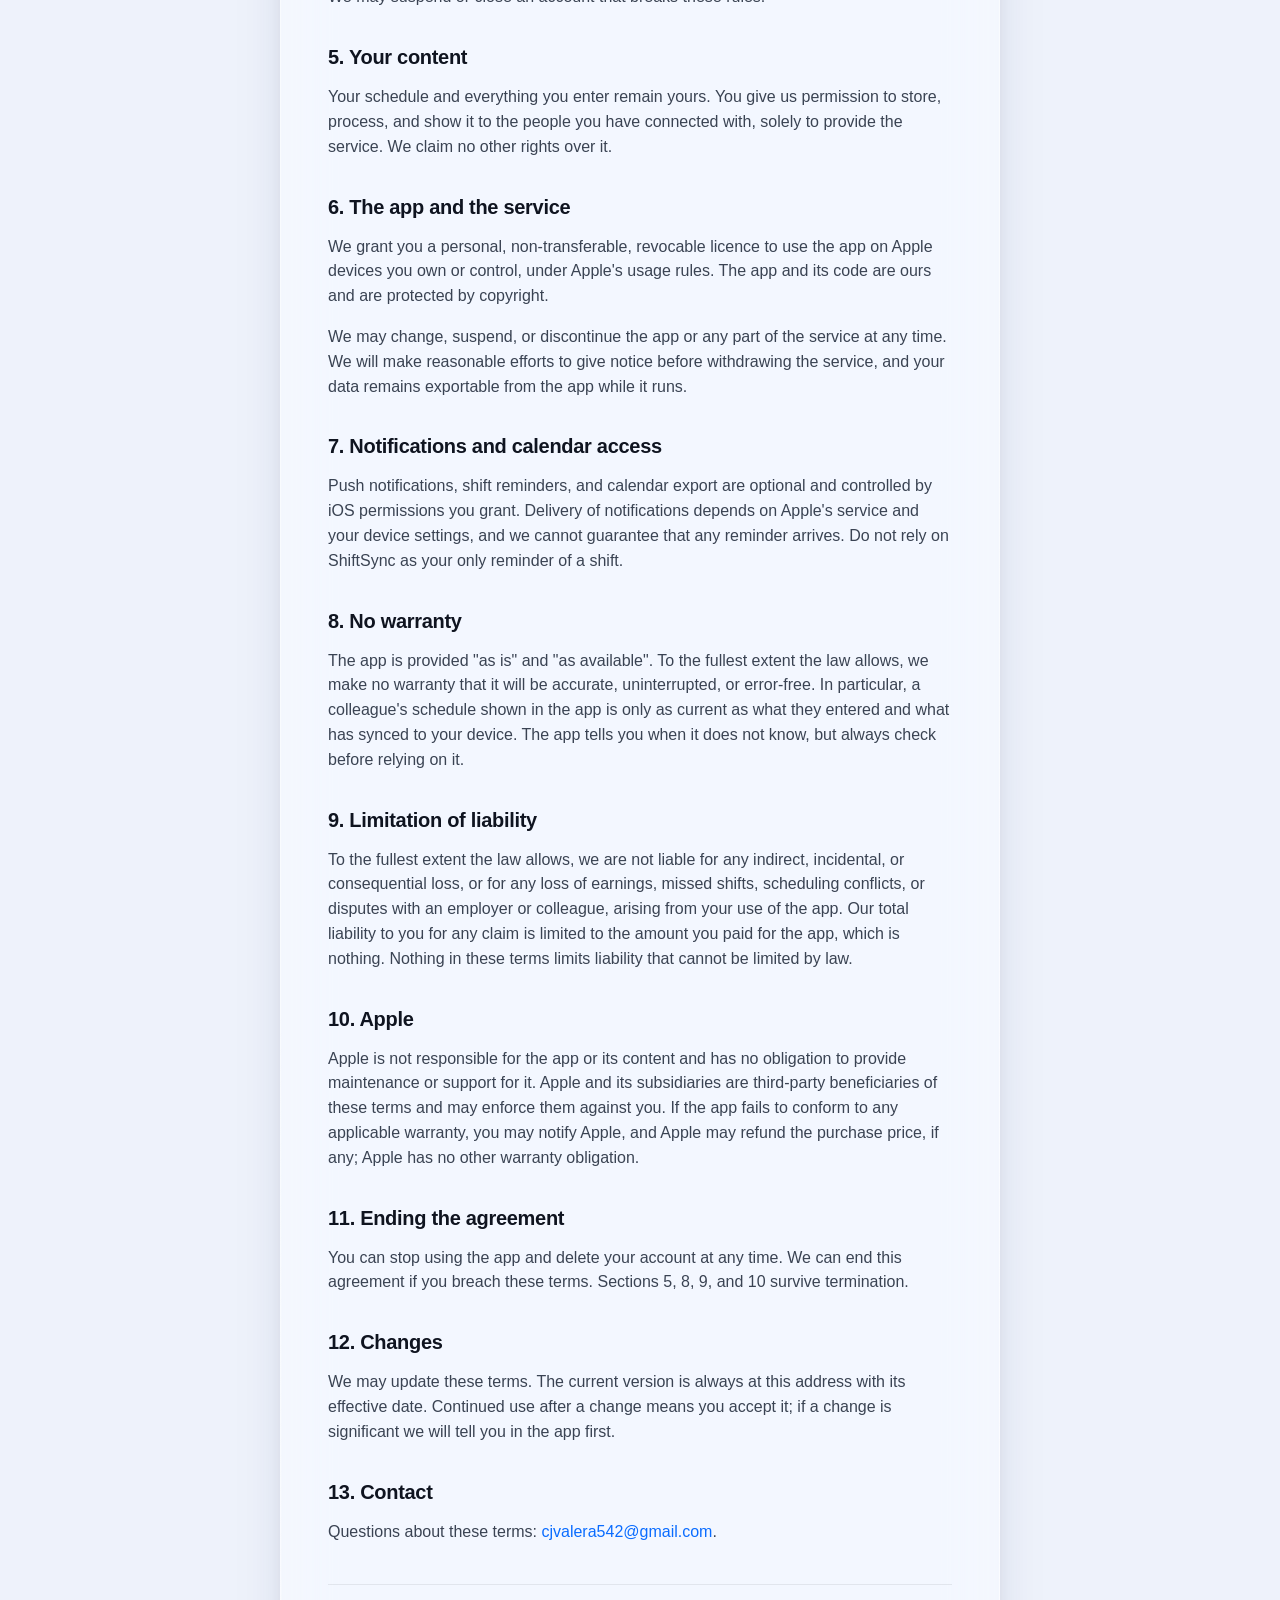
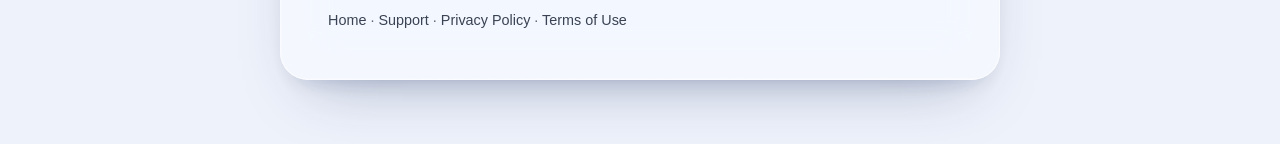
<file: terms.html>
<!DOCTYPE html>
<html lang="en">
<head>
    <meta charset="UTF-8">
    <meta name="viewport" content="width=device-width, initial-scale=1.0">
    <title>ShiftSync - Terms of Use</title>
    <meta name="description" content="The terms that apply to using the ShiftSync app.">
    <link rel="icon" href="favicon.png">
    <link rel="apple-touch-icon" href="apple-touch-icon.png">
    <link rel="stylesheet" href="_style.css">
    <link rel="canonical" href="https://shiftsync.valeralabs.io/terms.html">
    <!-- Moved to shiftsync.valeralabs.io; the GitHub Pages copy only forwards there. -->
    <script>if(location.hostname.endsWith('github.io'))location.replace('https://shiftsync.valeralabs.io/'+location.pathname.replace(/^\/shiftsync-support\/?/,''))</script>
</head>
<body>
    <div class="container">
        <div class="brand"><img src="appicon.png" alt=""><a href="index.html">ShiftSync</a></div>
        <h1>Terms of Use</h1>
        <p class="subtitle">ShiftSync - A shared calendar for nurses and shift workers</p>
        <p class="effective">Effective date: September 16, 2026</p>

        <p>These terms are an agreement between you and Christian Valera ("we", "us"), the developer of ShiftSync. By installing or using the app you agree to them. If you do not agree, do not use the app.</p>
        <p>ShiftSync is distributed through the Apple App Store, and Apple's <a href="https://www.apple.com/legal/internet-services/itunes/dev/stdeula/">Licensed Application End User License Agreement</a> also applies. Where these terms and Apple's agreement conflict, Apple's agreement applies to the App Store download and licence, and these terms apply to the service behind the app.</p>

        <h2>1. What ShiftSync is</h2>
        <p>ShiftSync is a personal calendar for shift work. It lets you record your shift pattern, see it next to the schedules of colleagues you connect with, export it to your device calendar, and ask colleagues to cover a shift. It is free to use.</p>
        <p>ShiftSync is not an employer rostering system, a timekeeping record, or a source of truth for your hours. Your employer's roster is. Nothing in the app changes your actual shifts, and a cover request accepted in the app is an arrangement between you and your colleague that you are still responsible for confirming with whoever manages your roster.</p>

        <h2>2. Your account</h2>
        <p>You may use the app without an account, in which case your schedule stays on your phone. To share a schedule you need an account, created with Sign in with Apple or an email address. You must be at least 13 years old and give accurate information. You are responsible for keeping your device and sign-in secure and for everything done under your account.</p>
        <p>You can delete your account at any time; see the <a href="privacy.html">Privacy Policy</a> for how and what happens to your data.</p>

        <h2>3. Sharing and other people's schedules</h2>
        <p>When you connect with a colleague, you decide how much of your schedule they can see. Anything they share with you is for your personal use in planning. You agree not to copy, publish, or pass on a colleague's schedule, and not to use it to harass, stalk, or monitor anyone. Invite codes are for people you know; do not post them publicly.</p>
        <p>A calendar feed link you create lets anyone who holds it read your schedule. Treat it as a password, and rotate it from Settings if you think it has been shared too widely.</p>

        <h2>4. Acceptable use</h2>
        <p>You agree not to:</p>
        <ul>
            <li>enter patient, clinical, or other confidential information into the app;</li>
            <li>use the app for anything unlawful, or in breach of your employer's policies;</li>
            <li>attempt to access accounts, schedules, or data that are not shared with you;</li>
            <li>interfere with the service, probe or overload it, or reverse engineer the app except where the law allows;</li>
            <li>impersonate another person or misrepresent who you are to a colleague.</li>
        </ul>
        <p>We may suspend or close an account that breaks these rules.</p>

        <h2>5. Your content</h2>
        <p>Your schedule and everything you enter remain yours. You give us permission to store, process, and show it to the people you have connected with, solely to provide the service. We claim no other rights over it.</p>

        <h2>6. The app and the service</h2>
        <p>We grant you a personal, non-transferable, revocable licence to use the app on Apple devices you own or control, under Apple's usage rules. The app and its code are ours and are protected by copyright.</p>
        <p>We may change, suspend, or discontinue the app or any part of the service at any time. We will make reasonable efforts to give notice before withdrawing the service, and your data remains exportable from the app while it runs.</p>

        <h2>7. Notifications and calendar access</h2>
        <p>Push notifications, shift reminders, and calendar export are optional and controlled by iOS permissions you grant. Delivery of notifications depends on Apple's service and your device settings, and we cannot guarantee that any reminder arrives. Do not rely on ShiftSync as your only reminder of a shift.</p>

        <h2>8. No warranty</h2>
        <p>The app is provided "as is" and "as available". To the fullest extent the law allows, we make no warranty that it will be accurate, uninterrupted, or error-free. In particular, a colleague's schedule shown in the app is only as current as what they entered and what has synced to your device. The app tells you when it does not know, but always check before relying on it.</p>

        <h2>9. Limitation of liability</h2>
        <p>To the fullest extent the law allows, we are not liable for any indirect, incidental, or consequential loss, or for any loss of earnings, missed shifts, scheduling conflicts, or disputes with an employer or colleague, arising from your use of the app. Our total liability to you for any claim is limited to the amount you paid for the app, which is nothing. Nothing in these terms limits liability that cannot be limited by law.</p>

        <h2>10. Apple</h2>
        <p>Apple is not responsible for the app or its content and has no obligation to provide maintenance or support for it. Apple and its subsidiaries are third-party beneficiaries of these terms and may enforce them against you. If the app fails to conform to any applicable warranty, you may notify Apple, and Apple may refund the purchase price, if any; Apple has no other warranty obligation.</p>

        <h2>11. Ending the agreement</h2>
        <p>You can stop using the app and delete your account at any time. We can end this agreement if you breach these terms. Sections 5, 8, 9, and 10 survive termination.</p>

        <h2>12. Changes</h2>
        <p>We may update these terms. The current version is always at this address with its effective date. Continued use after a change means you accept it; if a change is significant we will tell you in the app first.</p>

        <h2>13. Contact</h2>
        <p>Questions about these terms: <a href="mailto:cjvalera542@gmail.com">cjvalera542@gmail.com</a>.</p>
        <p class="nav">
            <a href="index.html">Home</a> &middot;
            <a href="support.html">Support</a> &middot;
            <a href="privacy.html">Privacy Policy</a> &middot;
            <a href="terms.html">Terms of Use</a>
        </p>
    </div>
</body>
</html>
</file>
<file: _glass.css>
/* Liquid glass design system shared by the ShiftSync pages. */
:root {
    color-scheme: light dark;
    --bg: #eef2fb;
    --text: #0f1420;
    --muted: #5b6577;
    --body: #3a4353;
    --accent: #0a6cff;
    --glass: rgba(255, 255, 255, 0.42);
    --glass-strong: rgba(255, 255, 255, 0.62);
    --glass-edge: rgba(255, 255, 255, 0.85);
    --glass-edge-soft: rgba(255, 255, 255, 0.35);
    --glass-shadow: 0 30px 60px -30px rgba(20, 40, 90, 0.35), 0 12px 24px -16px rgba(20, 40, 90, 0.25);
    --specular: rgba(255, 255, 255, 0.9);
    --pill: rgba(255, 255, 255, 0.5);
    --border: rgba(15, 20, 32, 0.08);
    --blob-1: #7fb3ff;
    --blob-2: #b8a6ff;
    --blob-3: #8fe3d1;
    --blob-4: #ffd6a8;
    --blob-cursor: #9cc7ff;
    --blob-blend: normal;
    --blob-alpha: 0.85;
}
@media (prefers-color-scheme: dark) {
    :root {
        --bg: #07090f;
        --text: #f3f5fa;
        --muted: #8b95a8;
        --body: #b9c1d0;
        --accent: #63a4ff;
        --glass: rgba(255, 255, 255, 0.07);
        --glass-strong: rgba(255, 255, 255, 0.11);
        --glass-edge: rgba(255, 255, 255, 0.45);
        --glass-edge-soft: rgba(255, 255, 255, 0.12);
        --glass-shadow: 0 40px 80px -30px rgba(0, 0, 0, 0.7), 0 12px 24px -12px rgba(0, 0, 0, 0.5);
        --specular: rgba(255, 255, 255, 0.55);
        --pill: rgba(255, 255, 255, 0.08);
        --border: rgba(255, 255, 255, 0.1);
        --blob-1: #1f5fd6;
        --blob-2: #5b3fd6;
        --blob-3: #1c8f86;
        --blob-4: #b2652a;
        --blob-cursor: #2f7bff;
        --blob-blend: screen;
        --blob-alpha: 0.75;
    }
}

* { margin: 0; padding: 0; box-sizing: border-box; }
html { scroll-behavior: smooth; }
body {
    font-family: -apple-system, BlinkMacSystemFont, "SF Pro Display", "Segoe UI", Roboto, Helvetica, Arial, sans-serif;
    line-height: 1.55;
    color: var(--text);
    background: var(--bg);
    min-height: 100dvh;
    -webkit-font-smoothing: antialiased;
    overflow-x: hidden;
}
a { color: var(--accent); text-decoration: none; }
a:hover { text-decoration: underline; }
::selection { background: rgba(10, 108, 255, 0.25); }

/* ---------- background: canvas when the page has one, gradient fallback otherwise ---------- */
.bg { position: fixed; inset: 0; z-index: 0; pointer-events: none; overflow: hidden; }
.bg canvas { position: absolute; inset: -12%; width: 124%; height: 124%; filter: blur(48px) saturate(1.25); will-change: transform; }
.bg .fallback {
    position: absolute; inset: -12%;
    background:
        radial-gradient(40% 45% at 18% 20%, var(--blob-1) 0%, transparent 70%),
        radial-gradient(40% 45% at 82% 18%, var(--blob-2) 0%, transparent 70%),
        radial-gradient(40% 45% at 30% 85%, var(--blob-3) 0%, transparent 70%),
        radial-gradient(35% 40% at 85% 80%, var(--blob-4) 0%, transparent 70%);
    filter: blur(40px) saturate(1.2);
    opacity: var(--blob-alpha);
}
.bg .grain {
    position: absolute; inset: 0; opacity: 0.35; mix-blend-mode: overlay;
    background-image: url("data:image/svg+xml;utf8,<svg xmlns='http://www.w3.org/2000/svg' width='160' height='160'><filter id='n'><feTurbulence type='fractalNoise' baseFrequency='0.9' numOctaves='2' stitchTiles='stitch'/><feColorMatrix values='0 0 0 0 0.5  0 0 0 0 0.5  0 0 0 0 0.5  0 0 0 0.6 0'/></filter><rect width='100%' height='100%' filter='url(%23n)'/></svg>");
}
.bg .vignette {
    position: absolute; inset: 0;
    background: radial-gradient(120% 80% at 50% 0%, transparent 40%, color-mix(in srgb, var(--bg) 70%, transparent) 100%);
}

/* ---------- glass ---------- */
.glass {
    position: relative;
    background: var(--glass);
    -webkit-backdrop-filter: blur(28px) saturate(180%);
    backdrop-filter: blur(28px) saturate(180%);
    box-shadow:
        inset 0 1px 0 var(--glass-edge),
        inset 0 -1px 0 var(--glass-edge-soft),
        inset 1px 0 0 var(--glass-edge-soft),
        inset -1px 0 0 var(--glass-edge-soft),
        var(--glass-shadow);
}
.glass::before {
    content: "";
    position: absolute; inset: 0;
    border-radius: inherit;
    padding: 1.5px;
    background: linear-gradient(135deg, var(--glass-edge) 0%, transparent 35%, transparent 65%, var(--glass-edge-soft) 100%);
    -webkit-mask: linear-gradient(#000 0 0) content-box, linear-gradient(#000 0 0);
    mask: linear-gradient(#000 0 0) content-box, linear-gradient(#000 0 0);
    -webkit-mask-composite: xor;
    mask-composite: exclude;
    pointer-events: none;
}

/* ---------- layout ---------- */
.page { position: relative; z-index: 1; max-width: 1080px; margin: 0 auto; padding: 1.25rem 1rem 4rem; }
@media (min-width: 720px) { .page { padding: 1.5rem 2rem 5rem; } }

.nav {
    position: sticky; top: 0.75rem; z-index: 5;
    display: flex; align-items: center; justify-content: space-between; gap: 1rem;
    padding: 0.5rem 0.6rem 0.5rem 0.6rem;
    border-radius: 999px;
    max-width: 680px; margin: 0 auto;
}
.brand { display: flex; align-items: center; gap: 0.6rem; font-weight: 650; letter-spacing: -0.01em; color: var(--text); }
.brand:hover { text-decoration: none; }
.brand img { width: 30px; height: 30px; border-radius: 9px; box-shadow: inset 0 1px 0 rgba(255,255,255,0.5), 0 4px 10px -4px rgba(40,100,121,0.6); }
.nav-links { display: flex; gap: 0.15rem; }
.nav-links a { padding: 0.45rem 0.8rem; border-radius: 999px; font-size: 0.92rem; color: var(--body); transition: background 0.2s ease, color 0.2s ease; }
.nav-links a:hover, .nav-links a[aria-current] { background: var(--pill); color: var(--text); text-decoration: none; }
@media (max-width: 480px) { .nav-links a { padding: 0.45rem 0.55rem; font-size: 0.85rem; } .brand span { display: none; } }

.pill {
    display: inline-flex; align-items: center; gap: 0.5rem;
    padding: 0.4rem 0.95rem; border-radius: 999px;
    font-size: 0.9rem; font-weight: 550; color: var(--text);
    background: var(--pill);
    box-shadow: inset 0 1px 0 var(--glass-edge), inset 0 -1px 0 var(--glass-edge-soft);
}
.pill .dot { width: 8px; height: 8px; border-radius: 50%; background: #34c759; box-shadow: 0 0 0 4px rgba(52,199,89,0.2); }

/* ---------- document pages (privacy, terms, support) ---------- */
.doc { max-width: 720px; margin: clamp(1.5rem, 5vh, 3rem) auto 0; padding: clamp(1.75rem, 4vw, 3rem); border-radius: 28px; }
.doc h1 { font-size: clamp(1.9rem, 4.5vw, 2.5rem); font-weight: 700; letter-spacing: -0.03em; line-height: 1.1; margin-bottom: 0.5rem; }
.doc .subtitle { color: var(--muted); font-size: 1.1rem; margin-bottom: 0.5rem; }
.doc .effective { color: var(--muted); font-size: 0.9rem; margin-bottom: 2rem; }
.doc h2 { font-size: 1.25rem; font-weight: 650; letter-spacing: -0.015em; margin-top: 2rem; margin-bottom: 0.75rem; }
.doc h3 { font-size: 1.05rem; font-weight: 600; margin-top: 1.25rem; margin-bottom: 0.5rem; }
.doc p { margin-bottom: 1rem; color: var(--body); }
.doc ul, .doc ol { margin-bottom: 1rem; padding-left: 1.5rem; color: var(--body); }
.doc li { margin-bottom: 0.5rem; }
.doc table { width: 100%; border-collapse: collapse; margin-bottom: 1rem; font-size: 0.95rem; }
.doc th, .doc td { text-align: left; padding: 0.55rem 0.6rem; border-bottom: 1px solid var(--border); vertical-align: top; color: var(--body); }
.doc th { color: var(--text); font-weight: 600; }
.doc .card { background: var(--pill); border-radius: 16px; padding: 1.25rem 1.5rem; margin: 1.5rem 0; box-shadow: inset 0 1px 0 var(--glass-edge); }
.doc .card p { margin-bottom: 0.5rem; } .doc .card p:last-child { margin-bottom: 0; }

.foot {
    margin-top: 2.5rem;
    display: flex; flex-wrap: wrap; align-items: center; justify-content: space-between; gap: 0.75rem 1.5rem;
    padding: 1rem 1.4rem; border-radius: 20px;
    font-size: 0.9rem; color: var(--muted);
    max-width: 720px; margin-left: auto; margin-right: auto;
}
.foot .links { display: flex; flex-wrap: wrap; gap: 0.5rem 1.25rem; }
.foot a { color: var(--body); }
.foot a:hover { color: var(--accent); text-decoration: none; }

@media (prefers-reduced-motion: reduce) { html { scroll-behavior: auto; } }
</file>
<file: _style.css>
/* Document pages (privacy, terms, support): glass card on the shared background. */
@import url("_glass.css");

body { padding: 1.25rem 1rem 3rem; }
@media (min-width: 720px) { body { padding: 2rem 1.5rem 4rem; } }

/* static liquid background, no canvas on these pages */
body::before {
    content: "";
    position: fixed; inset: -12%; z-index: 0; pointer-events: none;
    background:
        radial-gradient(40% 45% at 18% 20%, var(--blob-1) 0%, transparent 70%),
        radial-gradient(40% 45% at 82% 18%, var(--blob-2) 0%, transparent 70%),
        radial-gradient(40% 45% at 30% 85%, var(--blob-3) 0%, transparent 70%),
        radial-gradient(35% 40% at 85% 80%, var(--blob-4) 0%, transparent 70%);
    filter: blur(40px) saturate(1.2);
    opacity: var(--blob-alpha);
}
body::after {
    content: "";
    position: fixed; inset: 0; z-index: 0; pointer-events: none;
    background: radial-gradient(120% 80% at 50% 0%, transparent 40%, color-mix(in srgb, var(--bg) 70%, transparent) 100%);
}

.container {
    position: relative; z-index: 1;
    max-width: 720px; margin: 0 auto;
    padding: clamp(1.75rem, 4vw, 3rem);
    border-radius: 28px;
    background: var(--glass);
    -webkit-backdrop-filter: blur(28px) saturate(180%);
    backdrop-filter: blur(28px) saturate(180%);
    box-shadow:
        inset 0 1px 0 var(--glass-edge),
        inset 0 -1px 0 var(--glass-edge-soft),
        inset 1px 0 0 var(--glass-edge-soft),
        inset -1px 0 0 var(--glass-edge-soft),
        var(--glass-shadow);
}
.container::before {
    content: "";
    position: absolute; inset: 0; border-radius: inherit; padding: 1.5px;
    background: linear-gradient(135deg, var(--glass-edge) 0%, transparent 35%, transparent 65%, var(--glass-edge-soft) 100%);
    -webkit-mask: linear-gradient(#000 0 0) content-box, linear-gradient(#000 0 0);
    mask: linear-gradient(#000 0 0) content-box, linear-gradient(#000 0 0);
    -webkit-mask-composite: xor; mask-composite: exclude;
    pointer-events: none;
}

.brand { display: flex; align-items: center; gap: 0.75rem; margin-bottom: 1.75rem; }
.brand img { width: 40px; height: 40px; border-radius: 12px; box-shadow: inset 0 1px 0 rgba(255,255,255,0.5), 0 8px 16px -8px rgba(40,100,121,0.7); }
.brand a { color: var(--text); font-weight: 650; letter-spacing: -0.01em; }
.brand a:hover { text-decoration: none; color: var(--accent); }

h1 { font-size: clamp(1.9rem, 4.5vw, 2.5rem); font-weight: 700; letter-spacing: -0.03em; line-height: 1.1; margin-bottom: 0.5rem; }
.subtitle { color: var(--muted); font-size: 1.1rem; margin-bottom: 0.5rem; }
.effective { color: var(--muted); font-size: 0.9rem; margin-bottom: 2rem; }
h2 { font-size: 1.25rem; font-weight: 650; letter-spacing: -0.015em; margin-top: 2rem; margin-bottom: 0.75rem; }
h3 { font-size: 1.05rem; font-weight: 600; margin-top: 1.25rem; margin-bottom: 0.5rem; }
p { margin-bottom: 1rem; color: var(--body); }
ul, ol { margin-bottom: 1rem; padding-left: 1.5rem; color: var(--body); }
li { margin-bottom: 0.5rem; }
table { width: 100%; border-collapse: collapse; margin-bottom: 1rem; font-size: 0.95rem; }
th, td { text-align: left; padding: 0.55rem 0.6rem; border-bottom: 1px solid var(--border); vertical-align: top; color: var(--body); }
th { color: var(--text); font-weight: 600; }
.card { background: var(--pill); border-radius: 16px; padding: 1.25rem 1.5rem; margin: 1.5rem 0; box-shadow: inset 0 1px 0 var(--glass-edge); }
.card p { margin-bottom: 0.5rem; } .card p:last-child { margin-bottom: 0; }

p.nav {
    position: static; display: block; max-width: none; border-radius: 0;
    margin: 2.5rem 0 0; padding: 1.5rem 0 0;
    border-top: 1px solid var(--border);
    font-size: 0.9rem; color: var(--muted);
}
p.nav a { color: var(--body); } p.nav a:hover { color: var(--accent); }
</file>
